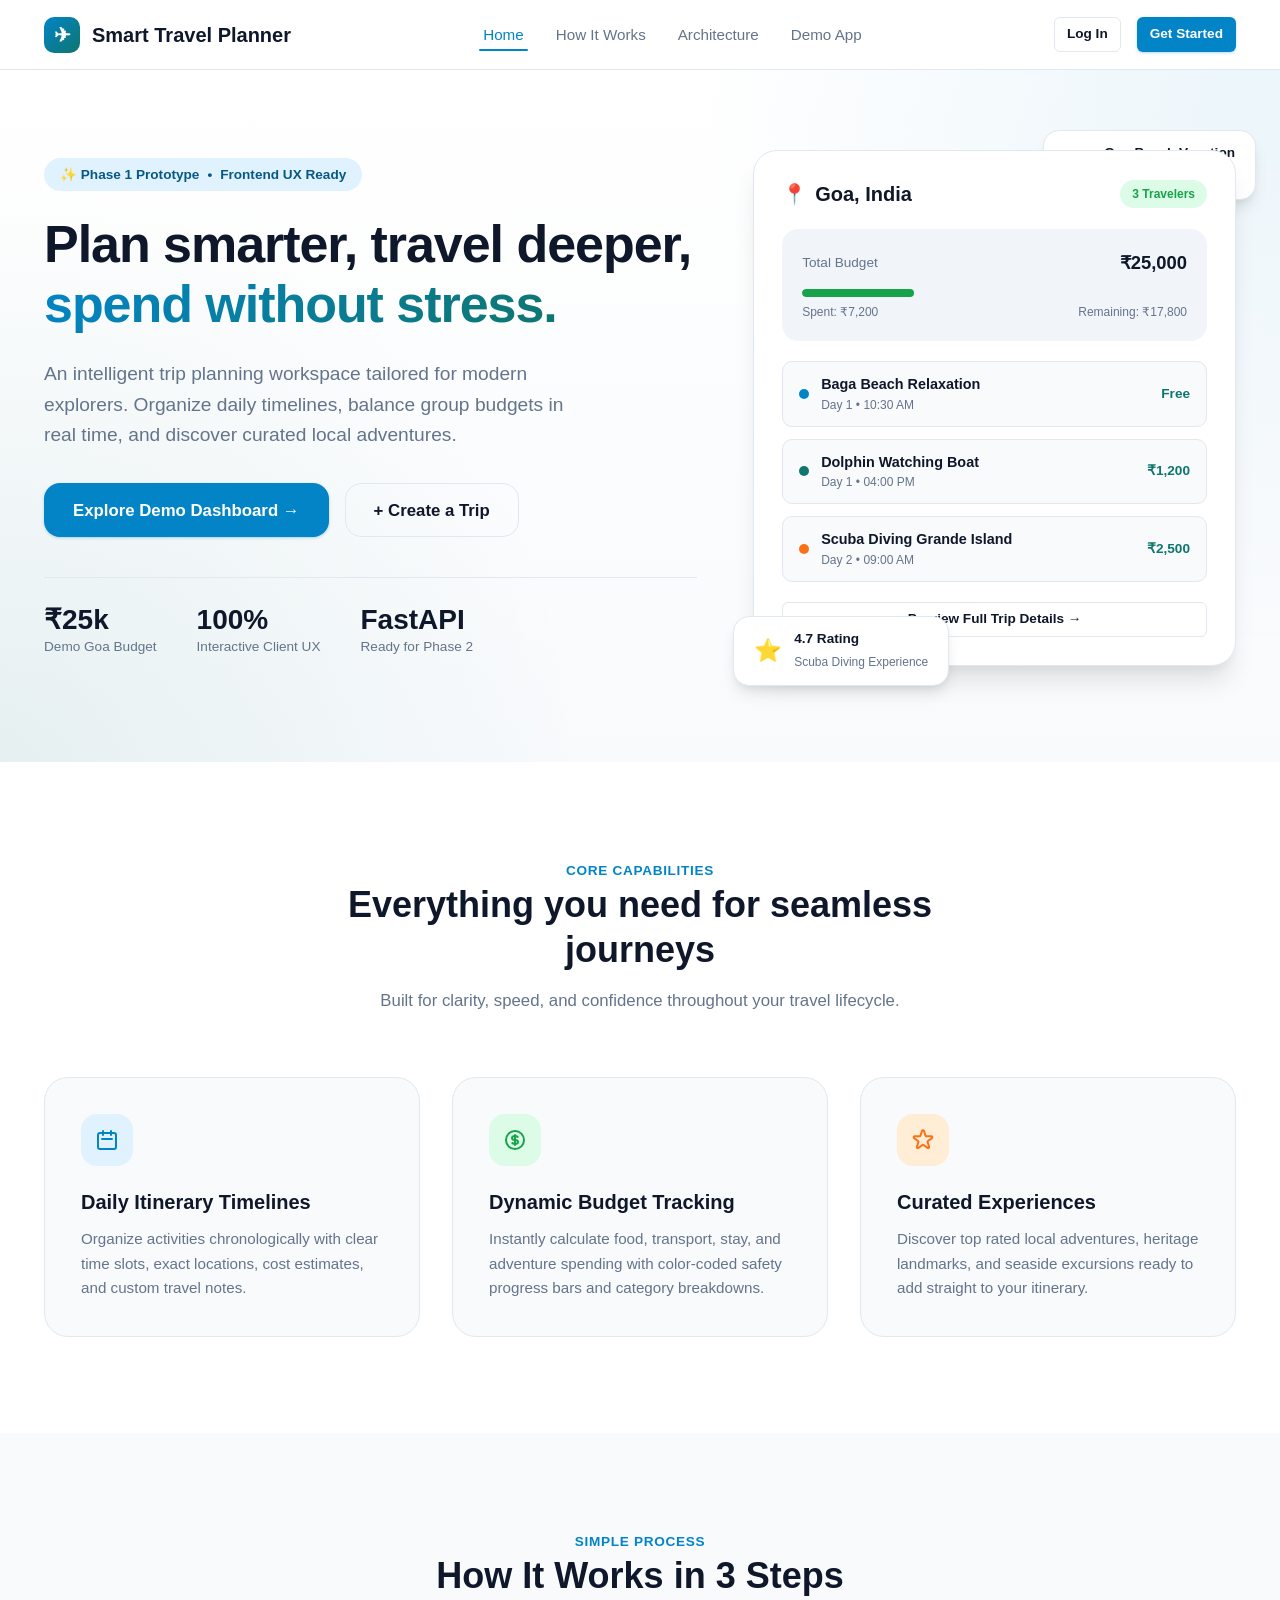
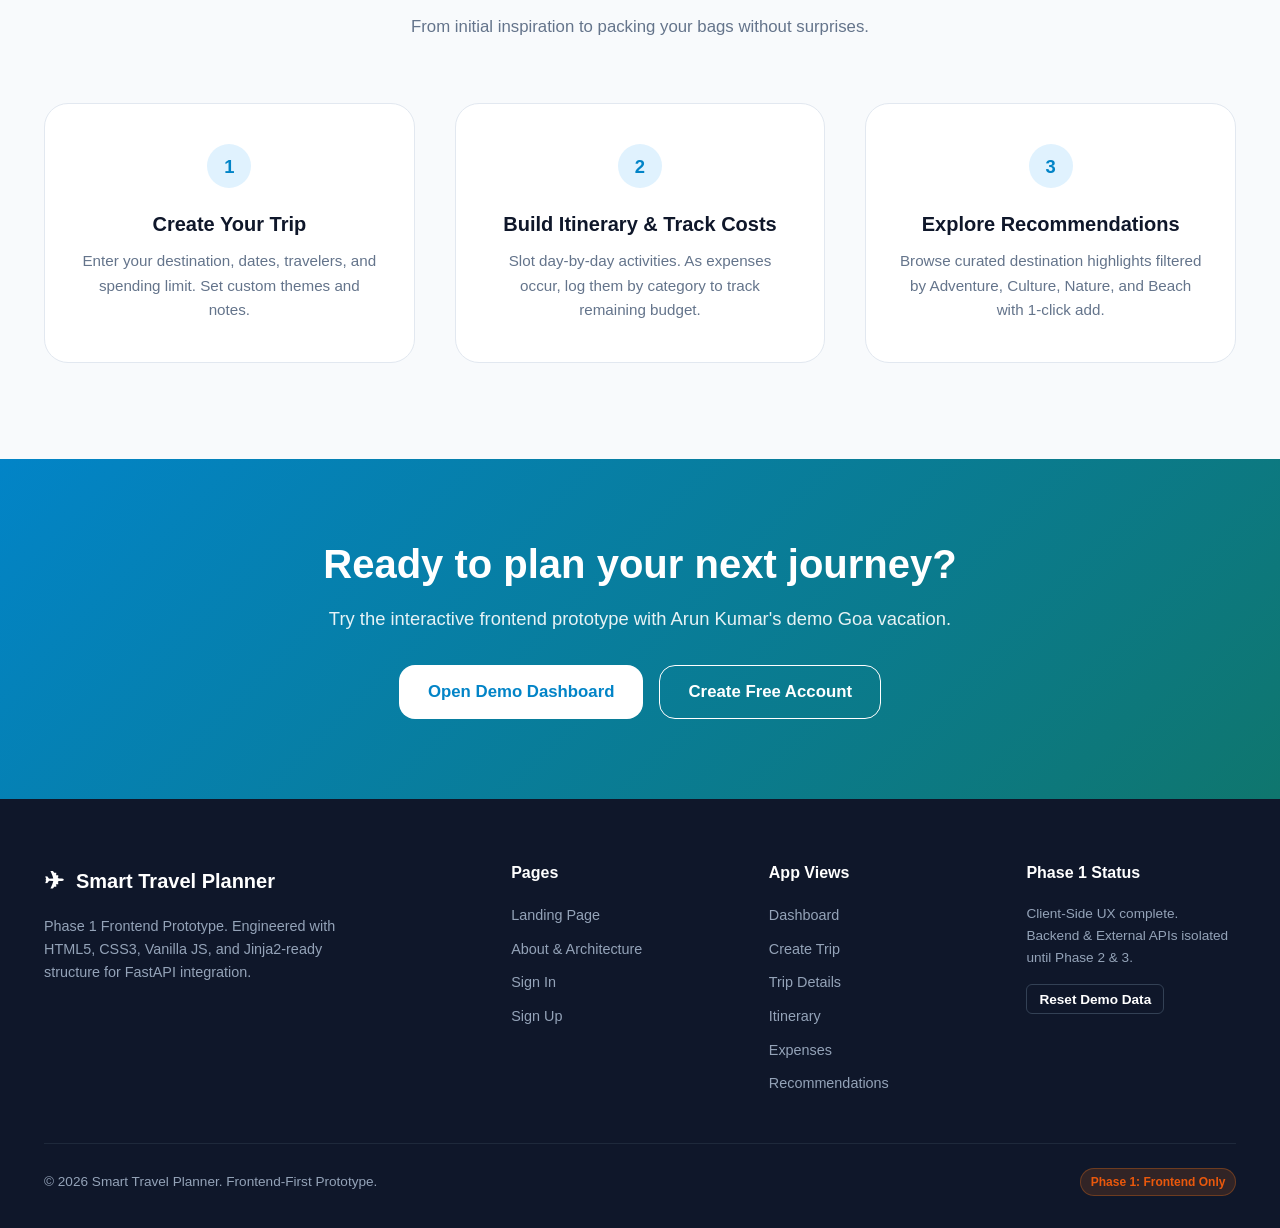
<file: app/templates/index.html>
<!DOCTYPE html>
<html lang="en">
<head>
  <meta charset="UTF-8">
  <meta name="viewport" content="width=device-width, initial-scale=1.0">
  <title>Smart Travel Planner — Plan Trips, Track Budgets & Discover Experiences</title>
  <meta name="description" content="AI-assisted travel planning with interactive itineraries, real-time budget tracking, and curated destination recommendations.">
  
  <!-- CSS Stylesheets (Jinja2: {{ url_for('static', path='css/...') }}) -->
  <link rel="stylesheet" href="../static/css/style.css">
  <link rel="stylesheet" href="../static/css/landing.css">
  <link rel="stylesheet" href="../static/css/forms.css">
  <link rel="stylesheet" href="../static/css/responsive.css">
</head>
<body>

  <!-- Navigation Bar -->
  <nav class="site-navbar">
    <div class="container">
      <a href="index.html" class="nav-brand">
        <div class="brand-icon">✈</div>
        <span>Smart Travel Planner</span>
      </a>

      <ul class="nav-links">
        <li><a href="index.html" class="active">Home</a></li>
        <li><a href="about.html">How It Works</a></li>
        <li><a href="about.html#architecture">Architecture</a></li>
        <li><a href="dashboard.html">Demo App</a></li>
      </ul>

      <div class="nav-actions">
        <a href="login.html" class="btn btn-outline btn-sm">Log In</a>
        <a href="register.html" class="btn btn-primary btn-sm">Get Started</a>
      </div>

      <!-- Mobile Hamburger Toggle -->
      <button class="mobile-nav-toggle" aria-label="Toggle navigation menu">
        <svg fill="none" stroke="currentColor" viewBox="0 0 24 24">
          <path stroke-linecap="round" stroke-linejoin="round" stroke-width="2" d="M4 6h16M4 12h16M4 18h16"></path>
        </svg>
      </button>
    </div>
  </nav>

  <!-- Hero Section -->
  <header class="hero-section">
    <div class="container">
      <div class="hero-grid">
        <div class="hero-content">
          <div class="hero-pill">
            <span>✨ Phase 1 Prototype</span>
            <span>•</span>
            <span>Frontend UX Ready</span>
          </div>
          <h1 class="hero-title">
            Plan smarter, travel deeper, <span>spend without stress.</span>
          </h1>
          <p class="hero-subtitle">
            An intelligent trip planning workspace tailored for modern explorers. Organize daily timelines, balance group budgets in real time, and discover curated local adventures.
          </p>

          <div class="hero-cta">
            <a href="dashboard.html" class="btn btn-primary btn-lg">
              Explore Demo Dashboard &rarr;
            </a>
            <a href="create_trip.html" class="btn btn-outline btn-lg">
              + Create a Trip
            </a>
          </div>

          <div class="hero-stats">
            <div class="hero-stat-item">
              <h4>₹25k</h4>
              <p>Demo Goa Budget</p>
            </div>
            <div class="hero-stat-item">
              <h4>100%</h4>
              <p>Interactive Client UX</p>
            </div>
            <div class="hero-stat-item">
              <h4>FastAPI</h4>
              <p>Ready for Phase 2</p>
            </div>
          </div>
        </div>

        <!-- Interactive Hero Mock Card -->
        <div class="hero-visual">
          <div class="floating-badge floating-badge-1">
            <span style="font-size: 1.4rem;">🌊</span>
            <div>
              <strong style="font-size: 0.85rem; display: block;">Goa Beach Vacation</strong>
              <small style="color: var(--text-muted); font-size: 0.75rem;">15 – 18 Oct 2026</small>
            </div>
          </div>

          <div class="hero-preview-card">
            <div class="preview-trip-header">
              <div class="preview-dest-badge">
                <span>📍</span>
                <span>Goa, India</span>
              </div>
              <span class="preview-chip">3 Travelers</span>
            </div>

            <div class="preview-budget-box">
              <div class="preview-budget-row">
                <span class="lbl">Total Budget</span>
                <span class="val">₹25,000</span>
              </div>
              <div class="progress-bar-track">
                <div class="progress-bar-fill fill-safe" style="width: 29%;"></div>
              </div>
              <div style="display: flex; justify-content: space-between; font-size: 0.75rem; color: var(--text-muted); margin-top: 0.4rem;">
                <span>Spent: ₹7,200</span>
                <span>Remaining: ₹17,800</span>
              </div>
            </div>

            <div class="preview-itinerary-list">
              <div class="preview-itinerary-item">
                <div class="preview-activity">
                  <div class="activity-dot"></div>
                  <div>
                    <div class="activity-name">Baga Beach Relaxation</div>
                    <div class="activity-time">Day 1 • 10:30 AM</div>
                  </div>
                </div>
                <div class="activity-price">Free</div>
              </div>

              <div class="preview-itinerary-item">
                <div class="preview-activity">
                  <div class="activity-dot" style="background: var(--secondary);"></div>
                  <div>
                    <div class="activity-name">Dolphin Watching Boat</div>
                    <div class="activity-time">Day 1 • 04:00 PM</div>
                  </div>
                </div>
                <div class="activity-price">₹1,200</div>
              </div>

              <div class="preview-itinerary-item">
                <div class="preview-activity">
                  <div class="activity-dot" style="background: var(--accent);"></div>
                  <div>
                    <div class="activity-name">Scuba Diving Grande Island</div>
                    <div class="activity-time">Day 2 • 09:00 AM</div>
                  </div>
                </div>
                <div class="activity-price">₹2,500</div>
              </div>
            </div>

            <div style="margin-top: 1.25rem; text-align: center;">
              <a href="trip.html" class="btn btn-sm btn-outline" style="width: 100%;">
                Preview Full Trip Details &rarr;
              </a>
            </div>
          </div>

          <div class="floating-badge floating-badge-2">
            <span style="font-size: 1.4rem;">⭐</span>
            <div>
              <strong style="font-size: 0.85rem; display: block;">4.7 Rating</strong>
              <small style="color: var(--text-muted); font-size: 0.75rem;">Scuba Diving Experience</small>
            </div>
          </div>
        </div>
      </div>
    </div>
  </header>

  <!-- Features Section -->
  <section class="features-section">
    <div class="container">
      <div class="section-head">
        <span class="section-tag">Core Capabilities</span>
        <h2>Everything you need for seamless journeys</h2>
        <p>Built for clarity, speed, and confidence throughout your travel lifecycle.</p>
      </div>

      <div class="features-grid">
        <div class="feature-card">
          <div class="feature-icon-box" style="background: var(--primary-light); color: var(--primary);">
            <svg width="24" height="24" fill="none" stroke="currentColor" viewBox="0 0 24 24"><path stroke-linecap="round" stroke-linejoin="round" stroke-width="2" d="M8 7V3m8 4V3m-9 8h10M5 21h14a2 2 0 002-2V7a2 2 0 00-2-2H5a2 2 0 00-2 2v12a2 2 0 002 2z"></path></svg>
          </div>
          <h3>Daily Itinerary Timelines</h3>
          <p>Organize activities chronologically with clear time slots, exact locations, cost estimates, and custom travel notes.</p>
        </div>

        <div class="feature-card">
          <div class="feature-icon-box" style="background: var(--success-light); color: var(--success);">
            <svg width="24" height="24" fill="none" stroke="currentColor" viewBox="0 0 24 24"><path stroke-linecap="round" stroke-linejoin="round" stroke-width="2" d="M12 8c-1.657 0-3 .895-3 2s1.343 2 3 2 3 .895 3 2-1.343 2-3 2m0-8c1.11 0 2.08.402 2.599 1M12 8V7m0 1v8m0 0v1m0-1c-1.11 0-2.08-.402-2.599-1M21 12a9 9 0 11-18 0 9 9 0 0118 0z"></path></svg>
          </div>
          <h3>Dynamic Budget Tracking</h3>
          <p>Instantly calculate food, transport, stay, and adventure spending with color-coded safety progress bars and category breakdowns.</p>
        </div>

        <div class="feature-card">
          <div class="feature-icon-box" style="background: var(--accent-light); color: var(--accent);">
            <svg width="24" height="24" fill="none" stroke="currentColor" viewBox="0 0 24 24"><path stroke-linecap="round" stroke-linejoin="round" stroke-width="2" d="M11.049 2.927c.3-.921 1.603-.921 1.902 0l1.519 4.674a1 1 0 00.95.69h4.915c.969 0 1.371 1.24.588 1.81l-3.976 2.888a1 1 0 00-.363 1.118l1.518 4.674c.3.922-.755 1.688-1.538 1.118l-3.976-2.888a1 1 0 00-1.176 0l-3.976 2.888c-.783.57-1.838-.197-1.538-1.118l1.518-4.674a1 1 0 00-.363-1.118l-3.976-2.888c-.784-.57-.38-1.81.588-1.81h4.914a1 1 0 00.951-.69l1.519-4.674z"></path></svg>
          </div>
          <h3>Curated Experiences</h3>
          <p>Discover top rated local adventures, heritage landmarks, and seaside excursions ready to add straight to your itinerary.</p>
        </div>
      </div>
    </div>
  </section>

  <!-- How It Works Section -->
  <section class="how-it-works-section">
    <div class="container">
      <div class="section-head">
        <span class="section-tag">Simple Process</span>
        <h2>How It Works in 3 Steps</h2>
        <p>From initial inspiration to packing your bags without surprises.</p>
      </div>

      <div class="steps-grid">
        <div class="step-card">
          <div class="step-num">1</div>
          <h3>Create Your Trip</h3>
          <p>Enter your destination, dates, travelers, and spending limit. Set custom themes and notes.</p>
        </div>

        <div class="step-card">
          <div class="step-num">2</div>
          <h3>Build Itinerary & Track Costs</h3>
          <p>Slot day-by-day activities. As expenses occur, log them by category to track remaining budget.</p>
        </div>

        <div class="step-card">
          <div class="step-num">3</div>
          <h3>Explore Recommendations</h3>
          <p>Browse curated destination highlights filtered by Adventure, Culture, Nature, and Beach with 1-click add.</p>
        </div>
      </div>
    </div>
  </section>

  <!-- Call to Action Section -->
  <section class="cta-section">
    <div class="container">
      <div class="cta-box">
        <h2>Ready to plan your next journey?</h2>
        <p>Try the interactive frontend prototype with Arun Kumar's demo Goa vacation.</p>
        <div style="display: flex; justify-content: center; gap: 1rem; flex-wrap: wrap;">
          <a href="dashboard.html" class="btn btn-secondary btn-lg" style="background: white; color: var(--primary);">
            Open Demo Dashboard
          </a>
          <a href="register.html" class="btn btn-outline btn-lg" style="border-color: white; color: white;">
            Create Free Account
          </a>
        </div>
      </div>
    </div>
  </section>

  <!-- Footer -->
  <footer class="site-footer">
    <div class="container">
      <div class="footer-grid">
        <div>
          <div class="footer-brand">
            <span style="font-size: 1.5rem;">✈</span>
            <span>Smart Travel Planner</span>
          </div>
          <p class="footer-desc">
            Phase 1 Frontend Prototype. Engineered with HTML5, CSS3, Vanilla JS, and Jinja2-ready structure for FastAPI integration.
          </p>
        </div>

        <div class="footer-col">
          <h4>Pages</h4>
          <ul class="footer-links">
            <li><a href="index.html">Landing Page</a></li>
            <li><a href="about.html">About & Architecture</a></li>
            <li><a href="login.html">Sign In</a></li>
            <li><a href="register.html">Sign Up</a></li>
          </ul>
        </div>

        <div class="footer-col">
          <h4>App Views</h4>
          <ul class="footer-links">
            <li><a href="dashboard.html">Dashboard</a></li>
            <li><a href="create_trip.html">Create Trip</a></li>
            <li><a href="trip.html">Trip Details</a></li>
            <li><a href="itinerary.html">Itinerary</a></li>
            <li><a href="expenses.html">Expenses</a></li>
            <li><a href="recommendations.html">Recommendations</a></li>
          </ul>
        </div>

        <div class="footer-col">
          <h4>Phase 1 Status</h4>
          <p style="font-size: 0.85rem; line-height: 1.6; color: #94a3b8;">
            Client-Side UX complete.<br>
            Backend & External APIs isolated until Phase 2 & 3.
          </p>
          <div style="margin-top: 1rem;">
            <button class="btn btn-outline btn-sm" style="color: white; border-color: #334155;" onclick="DemoStore.reset()">
              Reset Demo Data
            </button>
          </div>
        </div>
      </div>

      <div class="footer-bottom">
        <p>&copy; 2026 Smart Travel Planner. Frontend-First Prototype.</p>
        <span class="demo-badge-pill">Phase 1: Frontend Only</span>
      </div>
    </div>
  </footer>

  <!-- Scripts -->
  <script src="../static/js/main.js"></script>
</body>
</html>
</file>
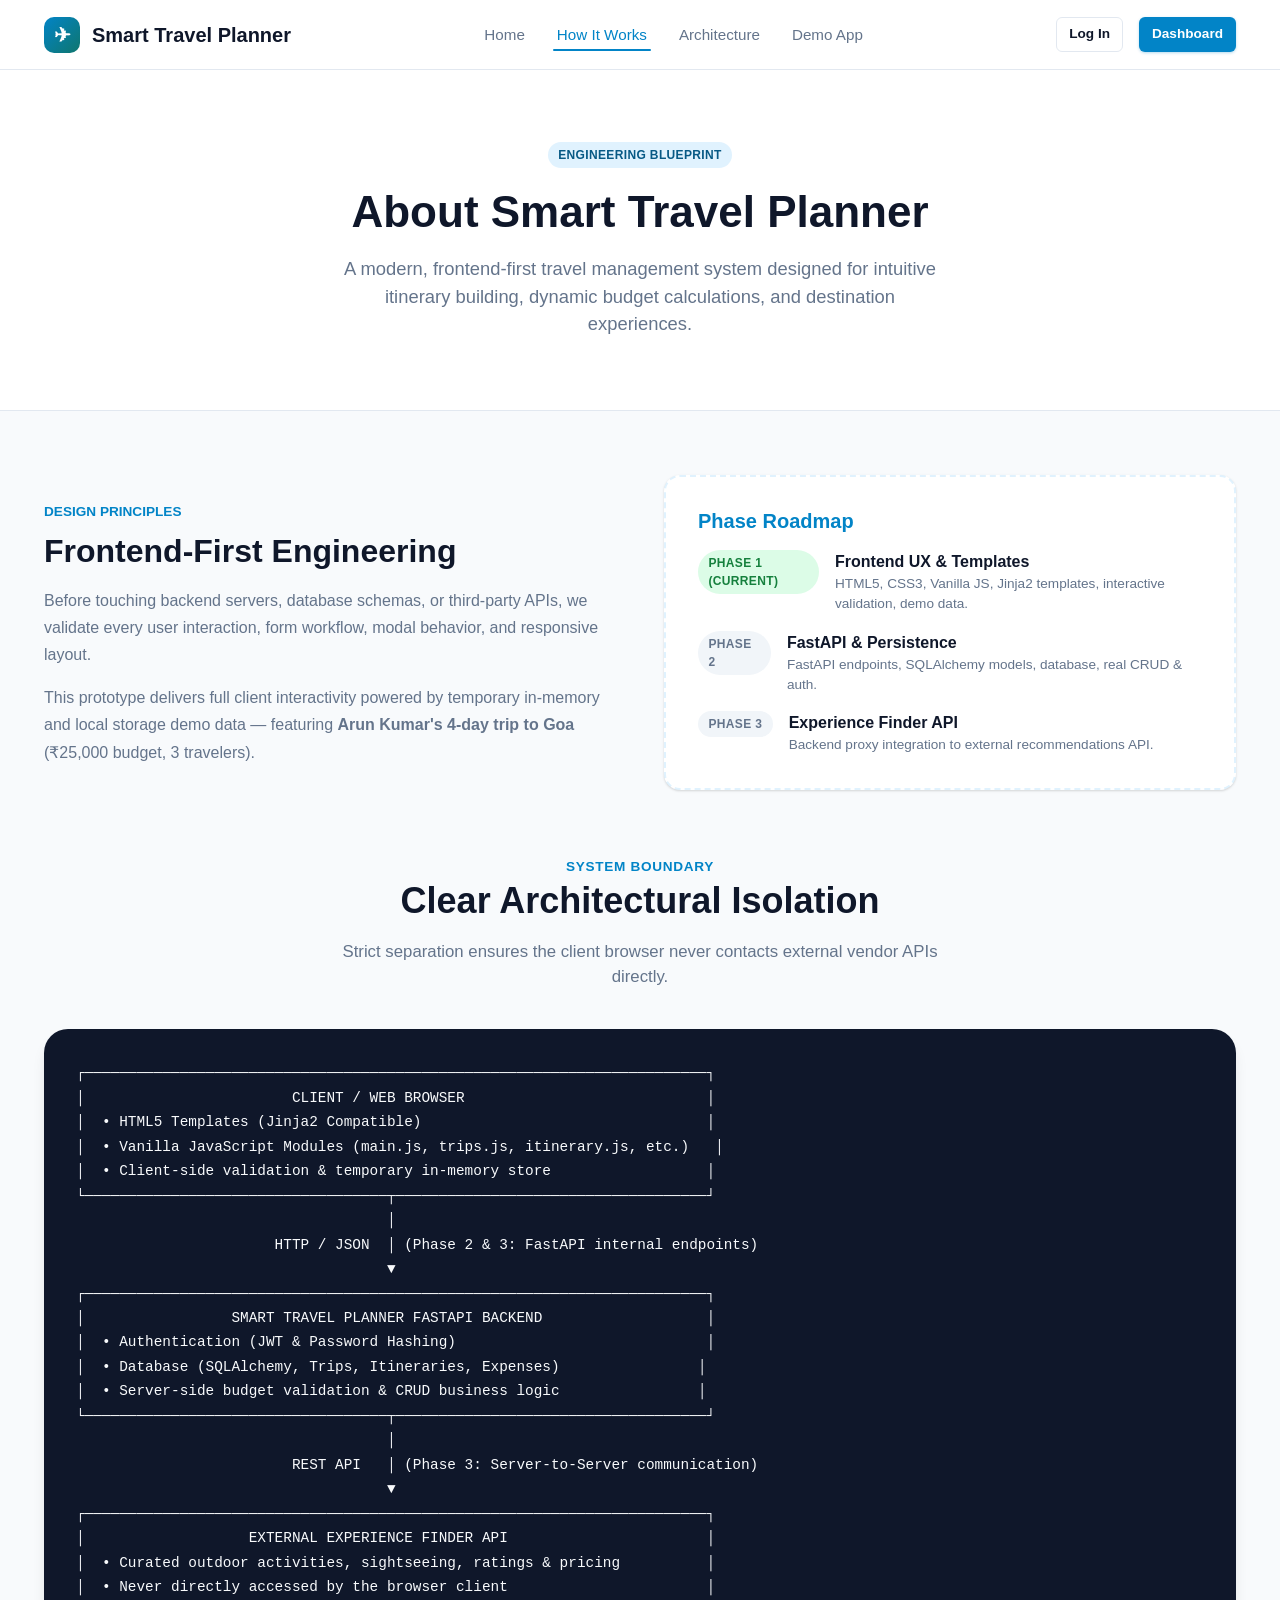
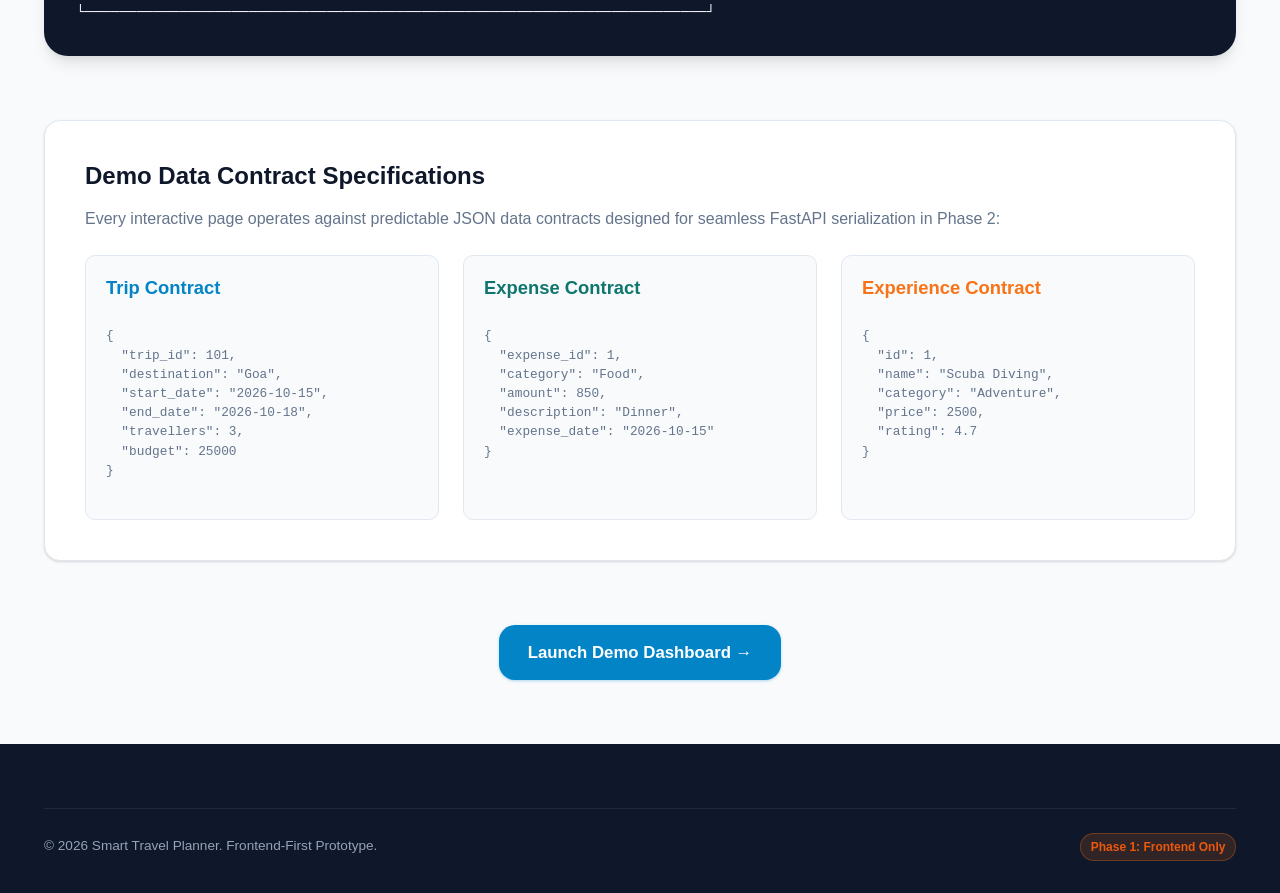
<file: app/templates/about.html>
<!DOCTYPE html>
<html lang="en">
<head>
  <meta charset="UTF-8">
  <meta name="viewport" content="width=device-width, initial-scale=1.0">
  <title>About & How It Works — Smart Travel Planner</title>
  
  <link rel="stylesheet" href="../static/css/style.css">
  <link rel="stylesheet" href="../static/css/landing.css">
  <link rel="stylesheet" href="../static/css/responsive.css">
</head>
<body>

  <!-- Navigation Bar -->
  <nav class="site-navbar">
    <div class="container">
      <a href="index.html" class="nav-brand">
        <div class="brand-icon">✈</div>
        <span>Smart Travel Planner</span>
      </a>

      <ul class="nav-links">
        <li><a href="index.html">Home</a></li>
        <li><a href="about.html" class="active">How It Works</a></li>
        <li><a href="#architecture">Architecture</a></li>
        <li><a href="dashboard.html">Demo App</a></li>
      </ul>

      <div class="nav-actions">
        <a href="login.html" class="btn btn-outline btn-sm">Log In</a>
        <a href="dashboard.html" class="btn btn-primary btn-sm">Dashboard</a>
      </div>

      <button class="mobile-nav-toggle" aria-label="Toggle navigation">
        <svg fill="none" stroke="currentColor" viewBox="0 0 24 24"><path stroke-linecap="round" stroke-linejoin="round" stroke-width="2" d="M4 6h16M4 12h16M4 18h16"></path></svg>
      </button>
    </div>
  </nav>

  <!-- About Hero -->
  <header class="about-hero">
    <div class="container">
      <span class="badge badge-primary" style="margin-bottom: 1rem;">Engineering Blueprint</span>
      <h1>About Smart Travel Planner</h1>
      <p>
        A modern, frontend-first travel management system designed for intuitive itinerary building, dynamic budget calculations, and destination experiences.
      </p>
    </div>
  </header>

  <!-- Main Content -->
  <main class="about-content-section">
    <div class="container">

      <!-- Mission & Overview -->
      <div class="about-mission-grid">
        <div>
          <span style="font-size: 0.85rem; font-weight: 700; color: var(--primary); text-transform: uppercase;">Design Principles</span>
          <h2 style="font-size: 2rem; margin: 0.5rem 0 1rem;">Frontend-First Engineering</h2>
          <p style="color: var(--text-muted); line-height: 1.7; margin-bottom: 1rem;">
            Before touching backend servers, database schemas, or third-party APIs, we validate every user interaction, form workflow, modal behavior, and responsive layout.
          </p>
          <p style="color: var(--text-muted); line-height: 1.7;">
            This prototype delivers full client interactivity powered by temporary in-memory and local storage demo data — featuring <strong>Arun Kumar's 4-day trip to Goa</strong> (₹25,000 budget, 3 travelers).
          </p>
        </div>

        <div class="card" style="padding: 2rem; background: var(--bg-surface); border: 2px dashed var(--primary-light);">
          <h3 style="font-size: 1.25rem; margin-bottom: 1rem; color: var(--primary);">Phase Roadmap</h3>
          <div style="display: flex; flex-direction: column; gap: 1rem;">
            <div style="display: flex; gap: 1rem; align-items: flex-start;">
              <span class="badge badge-success">Phase 1 (Current)</span>
              <div>
                <strong>Frontend UX & Templates</strong>
                <p style="font-size: 0.85rem; color: var(--text-muted);">HTML5, CSS3, Vanilla JS, Jinja2 templates, interactive validation, demo data.</p>
              </div>
            </div>
            <div style="display: flex; gap: 1rem; align-items: flex-start;">
              <span class="badge badge-neutral">Phase 2</span>
              <div>
                <strong>FastAPI & Persistence</strong>
                <p style="font-size: 0.85rem; color: var(--text-muted);">FastAPI endpoints, SQLAlchemy models, database, real CRUD & auth.</p>
              </div>
            </div>
            <div style="display: flex; gap: 1rem; align-items: flex-start;">
              <span class="badge badge-neutral">Phase 3</span>
              <div>
                <strong>Experience Finder API</strong>
                <p style="font-size: 0.85rem; color: var(--text-muted);">Backend proxy integration to external recommendations API.</p>
              </div>
            </div>
          </div>
        </div>
      </div>

      <!-- Architecture Section -->
      <section id="architecture" style="margin-top: 4rem;">
        <div class="section-head" style="margin-bottom: 2.5rem;">
          <span class="section-tag">System Boundary</span>
          <h2>Clear Architectural Isolation</h2>
          <p>
            Strict separation ensures the client browser never contacts external vendor APIs directly.
          </p>
        </div>

        <div class="architecture-preview-box">
<pre>
┌────────────────────────────────────────────────────────────────────────┐
│                        CLIENT / WEB BROWSER                            │
│  • HTML5 Templates (Jinja2 Compatible)                                 │
│  • Vanilla JavaScript Modules (main.js, trips.js, itinerary.js, etc.)   │
│  • Client-side validation & temporary in-memory store                  │
└───────────────────────────────────┬────────────────────────────────────┘
                                    │
                       HTTP / JSON  │ (Phase 2 & 3: FastAPI internal endpoints)
                                    ▼
┌────────────────────────────────────────────────────────────────────────┐
│                 SMART TRAVEL PLANNER FASTAPI BACKEND                   │
│  • Authentication (JWT & Password Hashing)                             │
│  • Database (SQLAlchemy, Trips, Itineraries, Expenses)                │
│  • Server-side budget validation & CRUD business logic                │
└───────────────────────────────────┬────────────────────────────────────┘
                                    │
                         REST API   │ (Phase 3: Server-to-Server communication)
                                    ▼
┌────────────────────────────────────────────────────────────────────────┐
│                   EXTERNAL EXPERIENCE FINDER API                       │
│  • Curated outdoor activities, sightseeing, ratings & pricing          │
│  • Never directly accessed by the browser client                       │
└────────────────────────────────────────────────────────────────────────┘
</pre>
        </div>
      </section>

      <!-- Demo Data Summary -->
      <section style="margin-top: 4rem;">
        <div class="card" style="padding: 2.5rem; background: var(--bg-surface);">
          <h3 style="font-size: 1.5rem; margin-bottom: 1rem;">Demo Data Contract Specifications</h3>
          <p style="color: var(--text-muted); margin-bottom: 1.5rem;">
            Every interactive page operates against predictable JSON data contracts designed for seamless FastAPI serialization in Phase 2:
          </p>

          <div style="display: grid; grid-template-columns: repeat(auto-fit, minmax(280px, 1fr)); gap: 1.5rem;">
            <div style="background: var(--bg-page); padding: 1.25rem; border-radius: var(--radius-md); border: 1px solid var(--border-color);">
              <h4 style="margin-bottom: 0.5rem; color: var(--primary);">Trip Contract</h4>
              <code style="font-size: 0.8rem; display: block; white-space: pre; color: var(--text-muted);">
{
  "trip_id": 101,
  "destination": "Goa",
  "start_date": "2026-10-15",
  "end_date": "2026-10-18",
  "travellers": 3,
  "budget": 25000
}
              </code>
            </div>

            <div style="background: var(--bg-page); padding: 1.25rem; border-radius: var(--radius-md); border: 1px solid var(--border-color);">
              <h4 style="margin-bottom: 0.5rem; color: var(--secondary);">Expense Contract</h4>
              <code style="font-size: 0.8rem; display: block; white-space: pre; color: var(--text-muted);">
{
  "expense_id": 1,
  "category": "Food",
  "amount": 850,
  "description": "Dinner",
  "expense_date": "2026-10-15"
}
              </code>
            </div>

            <div style="background: var(--bg-page); padding: 1.25rem; border-radius: var(--radius-md); border: 1px solid var(--border-color);">
              <h4 style="margin-bottom: 0.5rem; color: var(--accent);">Experience Contract</h4>
              <code style="font-size: 0.8rem; display: block; white-space: pre; color: var(--text-muted);">
{
  "id": 1,
  "name": "Scuba Diving",
  "category": "Adventure",
  "price": 2500,
  "rating": 4.7
}
              </code>
            </div>
          </div>
        </div>
      </section>

      <!-- Actions -->
      <div style="text-align: center; margin-top: 4rem;">
        <a href="dashboard.html" class="btn btn-primary btn-lg">Launch Demo Dashboard &rarr;</a>
      </div>

    </div>
  </main>

  <!-- Footer -->
  <footer class="site-footer">
    <div class="container">
      <div class="footer-bottom">
        <p>&copy; 2026 Smart Travel Planner. Frontend-First Prototype.</p>
        <span class="demo-badge-pill">Phase 1: Frontend Only</span>
      </div>
    </div>
  </footer>

  <script src="../static/js/main.js"></script>
</body>
</html>
</file>
<file: app/static/css/style.css>
/* ===================================================================
   SMART TRAVEL PLANNER - BASE & COMPONENT STYLESHEET
   Phase 1: Frontend Only (Vanilla CSS3, Modern Custom Properties)
   =================================================================== */

:root {
  /* Color Palette - Vibrant Modern Travel Theme */
  --primary: #0284c7;           /* Sky 600 */
  --primary-hover: #0369a1;     /* Sky 700 */
  --primary-light: #e0f2fe;     /* Sky 100 */
  --primary-dark: #075985;      /* Sky 800 */
  
  --secondary: #0f766e;         /* Teal 700 */
  --secondary-light: #ccfbf1;   /* Teal 100 */
  
  --accent: #f97316;            /* Orange 500 */
  --accent-light: #ffedd5;      /* Orange 100 */
  --accent-hover: #ea580c;
  
  --success: #16a34a;           /* Green 600 */
  --success-light: #dcfce7;
  --warning: #d97706;           /* Amber 600 */
  --warning-light: #fef3c7;
  --danger: #dc2626;            /* Red 600 */
  --danger-light: #fee2e2;
  
  /* Neutral Palette */
  --bg-page: #f8fafc;           /* Slate 50 */
  --bg-surface: #ffffff;
  --bg-muted: #f1f5f9;          /* Slate 100 */
  --bg-card: #ffffff;
  
  --text-main: #0f172a;         /* Slate 900 */
  --text-muted: #64748b;        /* Slate 500 */
  --text-light: #94a3b8;        /* Slate 400 */
  --text-inverse: #ffffff;
  
  --border-color: #e2e8f0;      /* Slate 200 */
  --border-focus: #38bdf8;
  
  /* Shadows */
  --shadow-xs: 0 1px 2px rgba(0, 0, 0, 0.05);
  --shadow-sm: 0 1px 3px rgba(0, 0, 0, 0.1), 0 1px 2px rgba(0, 0, 0, 0.06);
  --shadow-md: 0 4px 6px -1px rgba(0, 0, 0, 0.1), 0 2px 4px -1px rgba(0, 0, 0, 0.06);
  --shadow-lg: 0 10px 15px -3px rgba(0, 0, 0, 0.1), 0 4px 6px -2px rgba(0, 0, 0, 0.05);
  --shadow-xl: 0 20px 25px -5px rgba(0, 0, 0, 0.1), 0 10px 10px -5px rgba(0, 0, 0, 0.04);
  
  /* Typography */
  --font-sans: 'Inter', -apple-system, BlinkMacSystemFont, "Segoe UI", Roboto, Helvetica, Arial, sans-serif;
  --font-display: 'Plus Jakarta Sans', var(--font-sans);
  
  /* Borders & Radius */
  --radius-sm: 6px;
  --radius-md: 10px;
  --radius-lg: 16px;
  --radius-xl: 24px;
  --radius-full: 9999px;
  
  /* Layout */
  --navbar-height: 70px;
  --sidebar-width: 260px;
  --max-width: 1240px;
  --transition: all 0.2s cubic-bezier(0.4, 0, 0.2, 1);
}

/* ===================================================================
   Reset & Base Styles
   =================================================================== */
*, *::before, *::after {
  box-sizing: border-box;
  margin: 0;
  padding: 0;
}

html {
  font-size: 16px;
  scroll-behavior: smooth;
}

body {
  font-family: var(--font-sans);
  background-color: var(--bg-page);
  color: var(--text-main);
  line-height: 1.5;
  -webkit-font-smoothing: antialiased;
  min-height: 100vh;
  display: flex;
  flex-direction: column;
}

a {
  color: var(--primary);
  text-decoration: none;
  transition: var(--transition);
}

a:hover {
  color: var(--primary-hover);
}

img {
  max-width: 100%;
  display: block;
}

button, input, select, textarea {
  font-family: inherit;
  font-size: inherit;
}

/* ===================================================================
   Layout Containers
   =================================================================== */
.container {
  width: 100%;
  max-width: var(--max-width);
  margin-left: auto;
  margin-right: auto;
  padding-left: 1.5rem;
  padding-right: 1.5rem;
}

.container-narrow {
  max-width: 760px;
}

.container-wide {
  max-width: 1400px;
}

/* App Layout for Authenticated Pages */
.app-layout {
  display: flex;
  min-height: 100vh;
  background-color: var(--bg-page);
}

.app-sidebar {
  width: var(--sidebar-width);
  background: var(--bg-surface);
  border-right: 1px solid var(--border-color);
  display: flex;
  flex-direction: column;
  position: fixed;
  top: 0;
  bottom: 0;
  left: 0;
  z-index: 40;
  transition: transform 0.3s ease;
}

.app-main {
  flex: 1;
  margin-left: var(--sidebar-width);
  display: flex;
  flex-direction: column;
  min-height: 100vh;
  transition: margin-left 0.3s ease;
}

.app-header {
  height: var(--navbar-height);
  background: var(--bg-surface);
  border-bottom: 1px solid var(--border-color);
  display: flex;
  align-items: center;
  justify-content: space-between;
  padding: 0 2rem;
  position: sticky;
  top: 0;
  z-index: 30;
}

.app-content {
  flex: 1;
  padding: 2rem;
  max-width: 1300px;
  width: 100%;
  margin: 0 auto;
}

/* Public Header / Navbar */
.site-navbar {
  height: var(--navbar-height);
  background: rgba(255, 255, 255, 0.95);
  backdrop-filter: blur(8px);
  border-bottom: 1px solid var(--border-color);
  position: sticky;
  top: 0;
  z-index: 50;
  display: flex;
  align-items: center;
}

.site-navbar .container {
  display: flex;
  align-items: center;
  justify-content: space-between;
}

.nav-brand {
  display: flex;
  align-items: center;
  gap: 0.75rem;
  font-weight: 700;
  font-size: 1.25rem;
  color: var(--text-main);
  text-decoration: none;
}

.brand-icon {
  width: 36px;
  height: 36px;
  background: linear-gradient(135deg, var(--primary), var(--secondary));
  color: white;
  border-radius: var(--radius-md);
  display: flex;
  align-items: center;
  justify-content: center;
}

.nav-links {
  display: flex;
  align-items: center;
  gap: 1.5rem;
  list-style: none;
}

.nav-links a {
  color: var(--text-muted);
  font-weight: 500;
  font-size: 0.95rem;
  padding: 0.5rem 0.25rem;
  position: relative;
}

.nav-links a:hover,
.nav-links a.active {
  color: var(--primary);
}

.nav-links a.active::after {
  content: '';
  position: absolute;
  bottom: 0;
  left: 0;
  right: 0;
  height: 2px;
  background: var(--primary);
  border-radius: var(--radius-full);
}

.nav-actions {
  display: flex;
  align-items: center;
  gap: 1rem;
}

/* Sidebar Navigation */
.sidebar-brand {
  height: var(--navbar-height);
  padding: 0 1.5rem;
  display: flex;
  align-items: center;
  gap: 0.75rem;
  border-bottom: 1px solid var(--border-color);
  font-weight: 700;
  font-size: 1.15rem;
  color: var(--text-main);
}

.sidebar-nav {
  padding: 1.5rem 1rem;
  flex: 1;
  display: flex;
  flex-direction: column;
  gap: 0.4rem;
  overflow-y: auto;
}

.sidebar-section-title {
  font-size: 0.75rem;
  text-transform: uppercase;
  font-weight: 700;
  letter-spacing: 0.05em;
  color: var(--text-light);
  padding: 0.75rem 0.75rem 0.25rem;
}

.sidebar-link {
  display: flex;
  align-items: center;
  gap: 0.85rem;
  padding: 0.75rem 1rem;
  border-radius: var(--radius-md);
  color: var(--text-muted);
  font-weight: 500;
  font-size: 0.95rem;
  transition: var(--transition);
}

.sidebar-link:hover {
  background-color: var(--bg-muted);
  color: var(--primary);
}

.sidebar-link.active {
  background-color: var(--primary-light);
  color: var(--primary-dark);
  font-weight: 600;
}

.sidebar-link svg {
  width: 20px;
  height: 20px;
  flex-shrink: 0;
}

.sidebar-footer {
  padding: 1.25rem;
  border-top: 1px solid var(--border-color);
  display: flex;
  align-items: center;
  gap: 0.75rem;
}

.user-profile-badge {
  display: flex;
  align-items: center;
  gap: 0.75rem;
  text-decoration: none;
  width: 100%;
}

.user-avatar {
  width: 40px;
  height: 40px;
  border-radius: var(--radius-full);
  background: linear-gradient(135deg, var(--primary), var(--accent));
  color: white;
  display: flex;
  align-items: center;
  justify-content: center;
  font-weight: 600;
  font-size: 0.95rem;
  flex-shrink: 0;
}

.user-info {
  flex: 1;
  overflow: hidden;
}

.user-name {
  font-size: 0.9rem;
  font-weight: 600;
  color: var(--text-main);
  white-space: nowrap;
  overflow: hidden;
  text-overflow: ellipsis;
}

.user-role {
  font-size: 0.75rem;
  color: var(--text-muted);
}

/* ===================================================================
   Typography & Headers
   =================================================================== */
h1, h2, h3, h4, h5, h6 {
  color: var(--text-main);
  font-family: var(--font-display);
  font-weight: 700;
  line-height: 1.25;
}

h1 { font-size: 2.25rem; }
h2 { font-size: 1.75rem; }
h3 { font-size: 1.35rem; }
h4 { font-size: 1.15rem; }
h5 { font-size: 1rem; }

.page-header {
  margin-bottom: 2rem;
  display: flex;
  align-items: center;
  justify-content: space-between;
  flex-wrap: wrap;
  gap: 1rem;
}

.page-header-title {
  display: flex;
  flex-direction: column;
  gap: 0.35rem;
}

.page-subtitle {
  color: var(--text-muted);
  font-size: 0.95rem;
}

/* ===================================================================
   Buttons
   =================================================================== */
.btn {
  display: inline-flex;
  align-items: center;
  justify-content: center;
  gap: 0.5rem;
  font-weight: 600;
  font-size: 0.925rem;
  padding: 0.65rem 1.25rem;
  border-radius: var(--radius-md);
  border: 1px solid transparent;
  cursor: pointer;
  transition: var(--transition);
  text-decoration: none;
  white-space: nowrap;
}

.btn:disabled {
  opacity: 0.6;
  cursor: not-allowed;
}

.btn-primary {
  background-color: var(--primary);
  color: white;
  box-shadow: 0 1px 3px rgba(2, 132, 199, 0.3);
}

.btn-primary:hover:not(:disabled) {
  background-color: var(--primary-hover);
  color: white;
  transform: translateY(-1px);
  box-shadow: 0 4px 6px rgba(2, 132, 199, 0.35);
}

.btn-secondary {
  background-color: var(--secondary);
  color: white;
}

.btn-secondary:hover:not(:disabled) {
  background-color: #115e59;
  color: white;
}

.btn-outline {
  background-color: transparent;
  border-color: var(--border-color);
  color: var(--text-main);
}

.btn-outline:hover:not(:disabled) {
  background-color: var(--bg-muted);
  border-color: var(--text-light);
  color: var(--text-main);
}

.btn-danger {
  background-color: var(--danger);
  color: white;
}

.btn-danger:hover:not(:disabled) {
  background-color: #b91c1c;
  color: white;
}

.btn-ghost {
  background: transparent;
  color: var(--text-muted);
}

.btn-ghost:hover:not(:disabled) {
  background: var(--bg-muted);
  color: var(--text-main);
}

.btn-sm {
  padding: 0.4rem 0.75rem;
  font-size: 0.85rem;
  border-radius: var(--radius-sm);
}

.btn-lg {
  padding: 0.85rem 1.75rem;
  font-size: 1.05rem;
  border-radius: var(--radius-lg);
}

.btn-icon {
  padding: 0.6rem;
  border-radius: var(--radius-md);
}

/* ===================================================================
   Cards & Grid
   =================================================================== */
.card {
  background: var(--bg-card);
  border: 1px solid var(--border-color);
  border-radius: var(--radius-lg);
  box-shadow: var(--shadow-sm);
  transition: var(--transition);
  overflow: hidden;
}

.card:hover {
  box-shadow: var(--shadow-md);
}

.card-header {
  padding: 1.25rem 1.5rem;
  border-bottom: 1px solid var(--border-color);
  display: flex;
  align-items: center;
  justify-content: space-between;
}

.card-body {
  padding: 1.5rem;
}

.card-footer {
  padding: 1.25rem 1.5rem;
  background: var(--bg-muted);
  border-top: 1px solid var(--border-color);
}

/* Stat Cards */
.stat-grid {
  display: grid;
  grid-template-columns: repeat(auto-fit, minmax(220px, 1fr));
  gap: 1.25rem;
  margin-bottom: 2rem;
}

.stat-card {
  background: var(--bg-card);
  border: 1px solid var(--border-color);
  border-radius: var(--radius-lg);
  padding: 1.25rem;
  display: flex;
  align-items: center;
  gap: 1rem;
  box-shadow: var(--shadow-sm);
}

.stat-icon-wrapper {
  width: 48px;
  height: 48px;
  border-radius: var(--radius-md);
  display: flex;
  align-items: center;
  justify-content: center;
  flex-shrink: 0;
}

.stat-icon-primary { background: var(--primary-light); color: var(--primary); }
.stat-icon-success { background: var(--success-light); color: var(--success); }
.stat-icon-warning { background: var(--warning-light); color: var(--warning); }
.stat-icon-danger  { background: var(--danger-light); color: var(--danger); }
.stat-icon-accent  { background: var(--accent-light); color: var(--accent); }

.stat-content {
  display: flex;
  flex-direction: column;
}

.stat-label {
  font-size: 0.825rem;
  color: var(--text-muted);
  font-weight: 500;
  text-transform: uppercase;
  letter-spacing: 0.025em;
}

.stat-value {
  font-size: 1.5rem;
  font-weight: 700;
  color: var(--text-main);
  line-height: 1.2;
}

.stat-subtext {
  font-size: 0.75rem;
  color: var(--text-muted);
  margin-top: 0.2rem;
}

/* ===================================================================
   Badges & Tags
   =================================================================== */
.badge {
  display: inline-flex;
  align-items: center;
  gap: 0.35rem;
  padding: 0.25rem 0.65rem;
  font-size: 0.75rem;
  font-weight: 600;
  border-radius: var(--radius-full);
  text-transform: uppercase;
  letter-spacing: 0.03em;
}

.badge-primary { background: var(--primary-light); color: var(--primary-dark); }
.badge-success { background: var(--success-light); color: #15803d; }
.badge-warning { background: var(--warning-light); color: #b45309; }
.badge-danger  { background: var(--danger-light); color: #b91c1c; }
.badge-neutral { background: var(--bg-muted); color: var(--text-muted); }
.badge-accent  { background: var(--accent-light); color: #c2410c; }

/* ===================================================================
   Progress Bars
   =================================================================== */
.progress-bar-container {
  width: 100%;
}

.progress-bar-track {
  height: 8px;
  background: var(--bg-muted);
  border-radius: var(--radius-full);
  overflow: hidden;
  position: relative;
}

.progress-bar-fill {
  height: 100%;
  border-radius: var(--radius-full);
  transition: width 0.4s ease;
  background: var(--primary);
}

.progress-bar-fill.fill-safe { background: var(--success); }
.progress-bar-fill.fill-warn { background: var(--warning); }
.progress-bar-fill.fill-danger { background: var(--danger); }

/* ===================================================================
   Modals
   =================================================================== */
.modal-backdrop {
  position: fixed;
  inset: 0;
  background: rgba(15, 23, 42, 0.6);
  backdrop-filter: blur(4px);
  display: flex;
  align-items: center;
  justify-content: center;
  padding: 1.5rem;
  z-index: 100;
  opacity: 0;
  pointer-events: none;
  transition: opacity 0.2s ease;
}

.modal-backdrop.active {
  opacity: 1;
  pointer-events: auto;
}

.modal-container {
  background: var(--bg-surface);
  border-radius: var(--radius-xl);
  box-shadow: var(--shadow-xl);
  width: 100%;
  max-width: 540px;
  max-height: 90vh;
  display: flex;
  flex-direction: column;
  transform: translateY(20px) scale(0.97);
  transition: transform 0.2s cubic-bezier(0.16, 1, 0.3, 1);
  overflow: hidden;
}

.modal-backdrop.active .modal-container {
  transform: translateY(0) scale(1);
}

.modal-header {
  padding: 1.25rem 1.5rem;
  border-bottom: 1px solid var(--border-color);
  display: flex;
  align-items: center;
  justify-content: space-between;
}

.modal-header h3 {
  font-size: 1.25rem;
}

.modal-close-btn {
  background: transparent;
  border: none;
  font-size: 1.5rem;
  color: var(--text-light);
  cursor: pointer;
  padding: 0.25rem;
  line-height: 1;
  border-radius: var(--radius-sm);
  display: flex;
  align-items: center;
  justify-content: center;
}

.modal-close-btn:hover {
  color: var(--text-main);
  background: var(--bg-muted);
}

.modal-body {
  padding: 1.5rem;
  overflow-y: auto;
}

.modal-footer {
  padding: 1rem 1.5rem;
  border-top: 1px solid var(--border-color);
  background: var(--bg-muted);
  display: flex;
  align-items: center;
  justify-content: flex-end;
  gap: 0.75rem;
}

/* ===================================================================
   Toast Notifications
   =================================================================== */
.toast-container {
  position: fixed;
  bottom: 1.5rem;
  right: 1.5rem;
  display: flex;
  flex-direction: column;
  gap: 0.75rem;
  z-index: 150;
  pointer-events: none;
}

.toast {
  pointer-events: auto;
  background: var(--bg-surface);
  color: var(--text-main);
  padding: 0.85rem 1.25rem;
  border-radius: var(--radius-md);
  border-left: 4px solid var(--primary);
  box-shadow: var(--shadow-lg);
  display: flex;
  align-items: center;
  gap: 0.75rem;
  min-width: 300px;
  max-width: 420px;
  animation: slideIn 0.3s ease forwards;
  font-size: 0.9rem;
}

@keyframes slideIn {
  from { transform: translateX(100%); opacity: 0; }
  to { transform: translateX(0); opacity: 1; }
}

.toast-success { border-left-color: var(--success); }
.toast-error   { border-left-color: var(--danger); }
.toast-warning { border-left-color: var(--warning); }
.toast-info    { border-left-color: var(--primary); }

.toast-icon {
  font-size: 1.15rem;
  flex-shrink: 0;
}

.toast-message {
  flex: 1;
}

.toast-close {
  background: none;
  border: none;
  color: var(--text-light);
  cursor: pointer;
  font-size: 1.1rem;
}

/* ===================================================================
   Empty State & Skeletons
   =================================================================== */
.empty-state {
  text-align: center;
  padding: 3rem 1.5rem;
  display: flex;
  flex-direction: column;
  align-items: center;
  justify-content: center;
}

.empty-state-icon {
  width: 72px;
  height: 72px;
  border-radius: var(--radius-full);
  background: var(--bg-muted);
  color: var(--text-light);
  display: flex;
  align-items: center;
  justify-content: center;
  margin-bottom: 1rem;
}

.empty-state-icon svg {
  width: 36px;
  height: 36px;
}

.empty-state-title {
  font-size: 1.2rem;
  margin-bottom: 0.4rem;
}

.empty-state-desc {
  color: var(--text-muted);
  max-width: 420px;
  margin-bottom: 1.5rem;
  font-size: 0.95rem;
}

.spinner {
  width: 20px;
  height: 20px;
  border: 2px solid rgba(255, 255, 255, 0.3);
  border-radius: 50%;
  border-top-color: white;
  animation: spin 0.8s linear infinite;
  display: inline-block;
}

@keyframes spin {
  to { transform: rotate(360deg); }
}

.skeleton {
  background: linear-gradient(90deg, #f1f5f9 25%, #e2e8f0 50%, #f1f5f9 75%);
  background-size: 200% 100%;
  animation: skeletonLoading 1.5s infinite;
  border-radius: var(--radius-sm);
}

@keyframes skeletonLoading {
  0% { background-position: 200% 0; }
  100% { background-position: -200% 0; }
}

/* ===================================================================
   Site Footer (Public)
   =================================================================== */
.site-footer {
  background: #0f172a;
  color: #94a3b8;
  padding: 4rem 0 2rem;
  margin-top: auto;
}

.footer-grid {
  display: grid;
  grid-template-columns: 2fr 1fr 1fr 1fr;
  gap: 3rem;
  margin-bottom: 3rem;
}

.footer-brand {
  display: flex;
  align-items: center;
  gap: 0.75rem;
  color: white;
  font-weight: 700;
  font-size: 1.25rem;
  margin-bottom: 1rem;
}

.footer-desc {
  font-size: 0.9rem;
  line-height: 1.6;
  max-width: 320px;
}

.footer-col h4 {
  color: white;
  font-size: 1rem;
  margin-bottom: 1.25rem;
}

.footer-links {
  list-style: none;
  display: flex;
  flex-direction: column;
  gap: 0.6rem;
}

.footer-links a {
  color: #94a3b8;
  font-size: 0.9rem;
  transition: var(--transition);
}

.footer-links a:hover {
  color: white;
}

.footer-bottom {
  border-top: 1px solid #1e293b;
  padding-top: 1.5rem;
  display: flex;
  align-items: center;
  justify-content: space-between;
  font-size: 0.85rem;
}

/* Demo Badge */
.demo-badge-pill {
  display: inline-flex;
  align-items: center;
  gap: 0.4rem;
  padding: 0.25rem 0.6rem;
  background: rgba(249, 115, 22, 0.15);
  border: 1px solid rgba(249, 115, 22, 0.3);
  color: #ea580c;
  border-radius: var(--radius-full);
  font-size: 0.75rem;
  font-weight: 600;
}
</file>
<file: app/static/css/landing.css>
/* ===================================================================
   SMART TRAVEL PLANNER - LANDING & ABOUT STYLESHEET
   Phase 1: Frontend Only
   =================================================================== */

/* Hero Section */
.hero-section {
  position: relative;
  padding: 5rem 0 6rem;
  background: radial-gradient(circle at top right, rgba(2, 132, 199, 0.08), transparent 40%),
              radial-gradient(circle at bottom left, rgba(15, 118, 110, 0.08), transparent 40%),
              linear-gradient(180deg, #ffffff 0%, var(--bg-page) 100%);
  overflow: hidden;
}

.hero-grid {
  display: grid;
  grid-template-columns: 1.15fr 0.85fr;
  gap: 3.5rem;
  align-items: center;
}

.hero-content {
  display: flex;
  flex-direction: column;
  gap: 1.5rem;
}

.hero-pill {
  display: inline-flex;
  align-items: center;
  gap: 0.5rem;
  padding: 0.4rem 1rem;
  background: var(--primary-light);
  color: var(--primary-dark);
  font-size: 0.85rem;
  font-weight: 600;
  border-radius: var(--radius-full);
  width: fit-content;
}

.hero-title {
  font-size: 3.25rem;
  line-height: 1.15;
  color: var(--text-main);
  letter-spacing: -0.02em;
}

.hero-title span {
  background: linear-gradient(135deg, var(--primary), var(--secondary));
  -webkit-background-clip: text;
  -webkit-text-fill-color: transparent;
}

.hero-subtitle {
  font-size: 1.2rem;
  color: var(--text-muted);
  line-height: 1.6;
  max-width: 540px;
}

.hero-cta {
  display: flex;
  align-items: center;
  gap: 1rem;
  flex-wrap: wrap;
  margin-top: 0.5rem;
}

.hero-stats {
  display: flex;
  align-items: center;
  gap: 2.5rem;
  padding-top: 1.5rem;
  border-top: 1px solid var(--border-color);
  margin-top: 1rem;
}

.hero-stat-item h4 {
  font-size: 1.75rem;
  color: var(--text-main);
  font-weight: 800;
}

.hero-stat-item p {
  font-size: 0.85rem;
  color: var(--text-muted);
}

/* Hero Interactive Mock Card */
.hero-visual {
  position: relative;
}

.hero-preview-card {
  background: var(--bg-surface);
  border-radius: var(--radius-xl);
  border: 1px solid var(--border-color);
  box-shadow: var(--shadow-xl);
  padding: 1.75rem;
  position: relative;
  transition: transform 0.3s ease;
}

.hero-preview-card:hover {
  transform: translateY(-4px);
}

.preview-trip-header {
  display: flex;
  align-items: center;
  justify-content: space-between;
  margin-bottom: 1.25rem;
}

.preview-dest-badge {
  display: flex;
  align-items: center;
  gap: 0.5rem;
  font-weight: 700;
  font-size: 1.25rem;
  color: var(--text-main);
}

.preview-chip {
  padding: 0.3rem 0.75rem;
  background: var(--success-light);
  color: var(--success);
  font-size: 0.75rem;
  font-weight: 700;
  border-radius: var(--radius-full);
}

.preview-budget-box {
  background: var(--bg-muted);
  border-radius: var(--radius-lg);
  padding: 1.25rem;
  margin-bottom: 1.25rem;
}

.preview-budget-row {
  display: flex;
  justify-content: space-between;
  align-items: center;
  margin-bottom: 0.75rem;
}

.preview-budget-row .lbl {
  font-size: 0.85rem;
  color: var(--text-muted);
  font-weight: 500;
}

.preview-budget-row .val {
  font-size: 1.15rem;
  font-weight: 700;
  color: var(--text-main);
}

.preview-itinerary-list {
  display: flex;
  flex-direction: column;
  gap: 0.75rem;
}

.preview-itinerary-item {
  display: flex;
  align-items: center;
  justify-content: space-between;
  padding: 0.75rem 1rem;
  background: var(--bg-page);
  border-radius: var(--radius-md);
  border: 1px solid var(--border-color);
}

.preview-activity {
  display: flex;
  align-items: center;
  gap: 0.75rem;
}

.activity-dot {
  width: 10px;
  height: 10px;
  border-radius: 50%;
  background: var(--primary);
}

.activity-name {
  font-size: 0.9rem;
  font-weight: 600;
  color: var(--text-main);
}

.activity-time {
  font-size: 0.75rem;
  color: var(--text-muted);
}

.activity-price {
  font-size: 0.85rem;
  font-weight: 700;
  color: var(--secondary);
}

/* Floating Badges */
.floating-badge {
  position: absolute;
  background: white;
  padding: 0.75rem 1.25rem;
  border-radius: var(--radius-lg);
  box-shadow: var(--shadow-lg);
  display: flex;
  align-items: center;
  gap: 0.75rem;
  border: 1px solid var(--border-color);
  animation: float 4s ease-in-out infinite;
}

.floating-badge-1 {
  top: -20px;
  right: -20px;
}

.floating-badge-2 {
  bottom: -20px;
  left: -20px;
  animation-delay: 2s;
}

@keyframes float {
  0%, 100% { transform: translateY(0); }
  50% { transform: translateY(-8px); }
}

/* Features Section */
.features-section {
  padding: 6rem 0;
  background: var(--bg-surface);
}

.section-head {
  text-align: center;
  max-width: 650px;
  margin: 0 auto 4rem;
}

.section-head .section-tag {
  color: var(--primary);
  font-size: 0.85rem;
  font-weight: 700;
  text-transform: uppercase;
  letter-spacing: 0.05em;
  margin-bottom: 0.5rem;
}

.section-head h2 {
  font-size: 2.25rem;
  margin-bottom: 1rem;
}

.section-head p {
  color: var(--text-muted);
  font-size: 1.05rem;
}

.features-grid {
  display: grid;
  grid-template-columns: repeat(3, 1fr);
  gap: 2rem;
}

.feature-card {
  padding: 2.25rem;
  border-radius: var(--radius-xl);
  background: var(--bg-page);
  border: 1px solid var(--border-color);
  transition: var(--transition);
  display: flex;
  flex-direction: column;
}

.feature-card:hover {
  background: var(--bg-surface);
  transform: translateY(-4px);
  box-shadow: var(--shadow-md);
  border-color: var(--primary-light);
}

.feature-icon-box {
  width: 52px;
  height: 52px;
  border-radius: var(--radius-lg);
  display: flex;
  align-items: center;
  justify-content: center;
  margin-bottom: 1.5rem;
}

.feature-card h3 {
  font-size: 1.25rem;
  margin-bottom: 0.75rem;
}

.feature-card p {
  color: var(--text-muted);
  font-size: 0.95rem;
  line-height: 1.6;
}

/* How It Works Section */
.how-it-works-section {
  padding: 6rem 0;
  background: var(--bg-page);
}

.steps-grid {
  display: grid;
  grid-template-columns: repeat(3, 1fr);
  gap: 2.5rem;
  position: relative;
}

.step-card {
  background: var(--bg-surface);
  border: 1px solid var(--border-color);
  border-radius: var(--radius-xl);
  padding: 2.5rem 2rem;
  text-align: center;
  display: flex;
  flex-direction: column;
  align-items: center;
  position: relative;
}

.step-num {
  width: 44px;
  height: 44px;
  border-radius: 50%;
  background: var(--primary-light);
  color: var(--primary);
  font-weight: 800;
  font-size: 1.15rem;
  display: flex;
  align-items: center;
  justify-content: center;
  margin-bottom: 1.5rem;
}

.step-card h3 {
  font-size: 1.25rem;
  margin-bottom: 0.75rem;
}

.step-card p {
  color: var(--text-muted);
  font-size: 0.95rem;
  line-height: 1.6;
}

/* Call to Action Banner */
.cta-section {
  padding: 5rem 0;
  background: linear-gradient(135deg, #0284c7 0%, #0f766e 100%);
  color: white;
  text-align: center;
}

.cta-box {
  max-width: 640px;
  margin: 0 auto;
}

.cta-box h2 {
  color: white;
  font-size: 2.5rem;
  margin-bottom: 1rem;
}

.cta-box p {
  color: rgba(255, 255, 255, 0.9);
  font-size: 1.15rem;
  margin-bottom: 2rem;
}

/* About Page Specifics */
.about-hero {
  padding: 4.5rem 0;
  text-align: center;
  background: var(--bg-surface);
  border-bottom: 1px solid var(--border-color);
}

.about-hero h1 {
  font-size: 2.75rem;
  margin-bottom: 1rem;
}

.about-hero p {
  font-size: 1.15rem;
  color: var(--text-muted);
  max-width: 600px;
  margin: 0 auto;
}

.about-content-section {
  padding: 4rem 0;
}

.about-mission-grid {
  display: grid;
  grid-template-columns: 1fr 1fr;
  gap: 3rem;
  align-items: center;
  margin-bottom: 4rem;
}

.architecture-preview-box {
  background: #0f172a;
  color: #f8fafc;
  border-radius: var(--radius-xl);
  padding: 2rem;
  font-family: monospace;
  font-size: 0.9rem;
  line-height: 1.7;
  box-shadow: var(--shadow-lg);
}

.architecture-preview-box .highlight {
  color: #38bdf8;
}

.architecture-preview-box .arrow {
  color: #f97316;
}
</file>
<file: app/static/css/forms.css>
/* ===================================================================
   SMART TRAVEL PLANNER - FORMS & AUTHENTICATION STYLESHEET
   Phase 1: Frontend Only
   =================================================================== */

/* Form Elements */
.form-group {
  margin-bottom: 1.25rem;
  display: flex;
  flex-direction: column;
  gap: 0.4rem;
}

.form-label {
  font-size: 0.875rem;
  font-weight: 600;
  color: var(--text-main);
  display: flex;
  align-items: center;
  justify-content: space-between;
}

.form-label .required-star {
  color: var(--danger);
}

.form-label-hint {
  font-size: 0.75rem;
  font-weight: 400;
  color: var(--text-muted);
}

.form-control {
  width: 100%;
  padding: 0.7rem 1rem;
  border: 1px solid var(--border-color);
  border-radius: var(--radius-md);
  background-color: var(--bg-surface);
  color: var(--text-main);
  font-size: 0.95rem;
  transition: var(--transition);
  outline: none;
}

.form-control:focus {
  border-color: var(--primary);
  box-shadow: 0 0 0 3px rgba(2, 132, 199, 0.15);
}

.form-control::placeholder {
  color: var(--text-light);
}

textarea.form-control {
  resize: vertical;
  min-height: 90px;
}

.input-with-icon {
  position: relative;
  display: flex;
  align-items: center;
}

.input-with-icon .input-icon {
  position: absolute;
  left: 1rem;
  color: var(--text-light);
  pointer-events: none;
  display: flex;
  align-items: center;
  justify-content: center;
}

.input-with-icon .form-control {
  padding-left: 2.75rem;
}

.input-with-suffix {
  position: relative;
  display: flex;
  align-items: center;
}

.input-with-suffix .suffix-badge {
  position: absolute;
  right: 0.75rem;
  font-size: 0.85rem;
  font-weight: 600;
  color: var(--text-muted);
  pointer-events: none;
}

/* Grid Forms */
.form-row {
  display: grid;
  grid-template-columns: repeat(auto-fit, minmax(200px, 1fr));
  gap: 1.25rem;
}

/* Validation Feedback */
.form-group.has-error .form-control {
  border-color: var(--danger);
  background-color: #fffaf0;
}

.form-group.has-error .form-control:focus {
  box-shadow: 0 0 0 3px rgba(220, 38, 38, 0.15);
}

.form-error-msg {
  font-size: 0.8rem;
  color: var(--danger);
  display: none;
  align-items: center;
  gap: 0.35rem;
  margin-top: 0.25rem;
}

.form-group.has-error .form-error-msg {
  display: flex;
}

.form-hint {
  font-size: 0.8rem;
  color: var(--text-muted);
  margin-top: 0.25rem;
}

/* Checkboxes & Radios */
.checkbox-label {
  display: flex;
  align-items: center;
  gap: 0.5rem;
  font-size: 0.9rem;
  color: var(--text-muted);
  cursor: pointer;
}

.checkbox-label input[type="checkbox"] {
  width: 17px;
  height: 17px;
  accent-color: var(--primary);
  cursor: pointer;
}

/* Auth Pages (Login & Register) */
.auth-page {
  min-height: 100vh;
  display: flex;
  align-items: center;
  justify-content: center;
  padding: 2.5rem 1.5rem;
  background: radial-gradient(circle at top left, rgba(2, 132, 199, 0.06), transparent 50%),
              radial-gradient(circle at bottom right, rgba(15, 118, 110, 0.06), transparent 50%),
              var(--bg-page);
}

.auth-card {
  width: 100%;
  max-width: 460px;
  background: var(--bg-surface);
  border: 1px solid var(--border-color);
  border-radius: var(--radius-xl);
  box-shadow: var(--shadow-xl);
  padding: 2.5rem;
}

.auth-header {
  text-align: center;
  margin-bottom: 2rem;
}

.auth-brand {
  display: inline-flex;
  align-items: center;
  gap: 0.75rem;
  font-weight: 700;
  font-size: 1.25rem;
  color: var(--text-main);
  margin-bottom: 1.25rem;
  text-decoration: none;
}

.auth-header h1 {
  font-size: 1.75rem;
  margin-bottom: 0.5rem;
}

.auth-header p {
  color: var(--text-muted);
  font-size: 0.95rem;
}

.auth-divider {
  display: flex;
  align-items: center;
  text-align: center;
  margin: 1.5rem 0;
  color: var(--text-light);
  font-size: 0.8rem;
}

.auth-divider::before,
.auth-divider::after {
  content: '';
  flex: 1;
  border-bottom: 1px solid var(--border-color);
}

.auth-divider span {
  padding: 0 0.75rem;
}

.demo-credentials-box {
  background: var(--primary-light);
  border: 1px dashed var(--primary);
  border-radius: var(--radius-md);
  padding: 0.85rem 1rem;
  margin-bottom: 1.5rem;
  font-size: 0.85rem;
  color: var(--primary-dark);
}

.demo-credentials-box strong {
  display: block;
  margin-bottom: 0.25rem;
}

.auth-footer {
  text-align: center;
  margin-top: 1.75rem;
  font-size: 0.9rem;
  color: var(--text-muted);
}
</file>
<file: app/static/css/responsive.css>
/* ===================================================================
   SMART TRAVEL PLANNER - RESPONSIVE STYLESHEET
   Phase 1: Frontend Only
   =================================================================== */

/* Mobile Hamburger Toggle */
.mobile-nav-toggle {
  display: none;
  background: transparent;
  border: none;
  cursor: pointer;
  padding: 0.5rem;
  color: var(--text-main);
  border-radius: var(--radius-sm);
}

.mobile-nav-toggle:focus {
  outline: 2px solid var(--primary);
}

.mobile-nav-toggle svg {
  width: 24px;
  height: 24px;
  display: block;
}

.mobile-overlay {
  display: none;
  position: fixed;
  inset: 0;
  background: rgba(15, 23, 42, 0.5);
  backdrop-filter: blur(2px);
  z-index: 35;
  opacity: 0;
  transition: opacity 0.3s ease;
}

.mobile-overlay.active {
  display: block;
  opacity: 1;
}

/* Tablet & Mobile Breakpoints (max-width: 1024px) */
@media (max-width: 1024px) {
  .hero-grid {
    grid-template-columns: 1fr;
    gap: 3rem;
  }

  .hero-visual {
    max-width: 520px;
    margin: 0 auto;
    width: 100%;
  }

  .features-grid {
    grid-template-columns: repeat(2, 1fr);
  }

  .steps-grid {
    grid-template-columns: 1fr;
    max-width: 480px;
    margin: 0 auto;
  }

  .budget-overview-grid {
    grid-template-columns: 1fr;
  }

  .profile-grid {
    grid-template-columns: 1fr;
  }
}

/* Mobile Breakpoints (max-width: 768px) */
@media (max-width: 768px) {
  :root {
    --navbar-height: 64px;
  }

  .mobile-nav-toggle {
    display: flex;
    align-items: center;
    justify-content: center;
  }

  /* Public Navbar Drawer */
  .site-navbar .nav-links,
  .site-navbar .nav-actions {
    display: none;
  }

  .site-navbar.menu-open .nav-links {
    display: flex;
    flex-direction: column;
    position: absolute;
    top: var(--navbar-height);
    left: 0;
    right: 0;
    background: var(--bg-surface);
    border-bottom: 1px solid var(--border-color);
    padding: 1.5rem;
    box-shadow: var(--shadow-lg);
    gap: 1rem;
    align-items: flex-start;
  }

  .site-navbar.menu-open .nav-actions {
    display: flex;
    position: absolute;
    top: calc(var(--navbar-height) + 160px);
    left: 0;
    right: 0;
    background: var(--bg-surface);
    padding: 0 1.5rem 1.5rem;
    border-bottom: 1px solid var(--border-color);
    flex-direction: column;
    width: 100%;
  }

  /* Authenticated App Sidebar Drawer */
  .app-sidebar {
    transform: translateX(-100%);
  }

  .app-sidebar.sidebar-open {
    transform: translateX(0);
    box-shadow: var(--shadow-xl);
  }

  .app-main {
    margin-left: 0;
  }

  .app-header {
    padding: 0 1rem;
  }

  .app-content {
    padding: 1.25rem 1rem;
  }

  .hero-title {
    font-size: 2.25rem;
  }

  .hero-stats {
    flex-wrap: wrap;
    gap: 1.5rem;
  }

  .features-grid {
    grid-template-columns: 1fr;
  }

  .footer-grid {
    grid-template-columns: 1fr;
    gap: 2rem;
  }

  .footer-bottom {
    flex-direction: column;
    gap: 1rem;
    text-align: center;
  }

  .trip-hero {
    padding: 1.5rem;
    flex-direction: column;
    align-items: flex-start;
  }

  .trip-hero-actions {
    width: 100%;
    justify-content: flex-start;
  }

  .itinerary-timeline::before {
    left: 1rem;
  }

  .itinerary-item {
    flex-direction: column;
    gap: 0.5rem;
    padding-left: 2rem;
  }

  .itinerary-time {
    text-align: left;
    width: auto;
  }

  .itinerary-dot {
    position: absolute;
    left: 0.55rem;
    top: 1.2rem;
  }

  .budget-metrics-row {
    grid-template-columns: 1fr;
  }

  .recommendations-header-bar {
    flex-direction: column;
    align-items: flex-start;
  }

  .trips-grid {
    grid-template-columns: 1fr;
  }

  .auth-card {
    padding: 1.5rem;
  }

  .modal-container {
    max-height: 95vh;
  }
}
</file>
